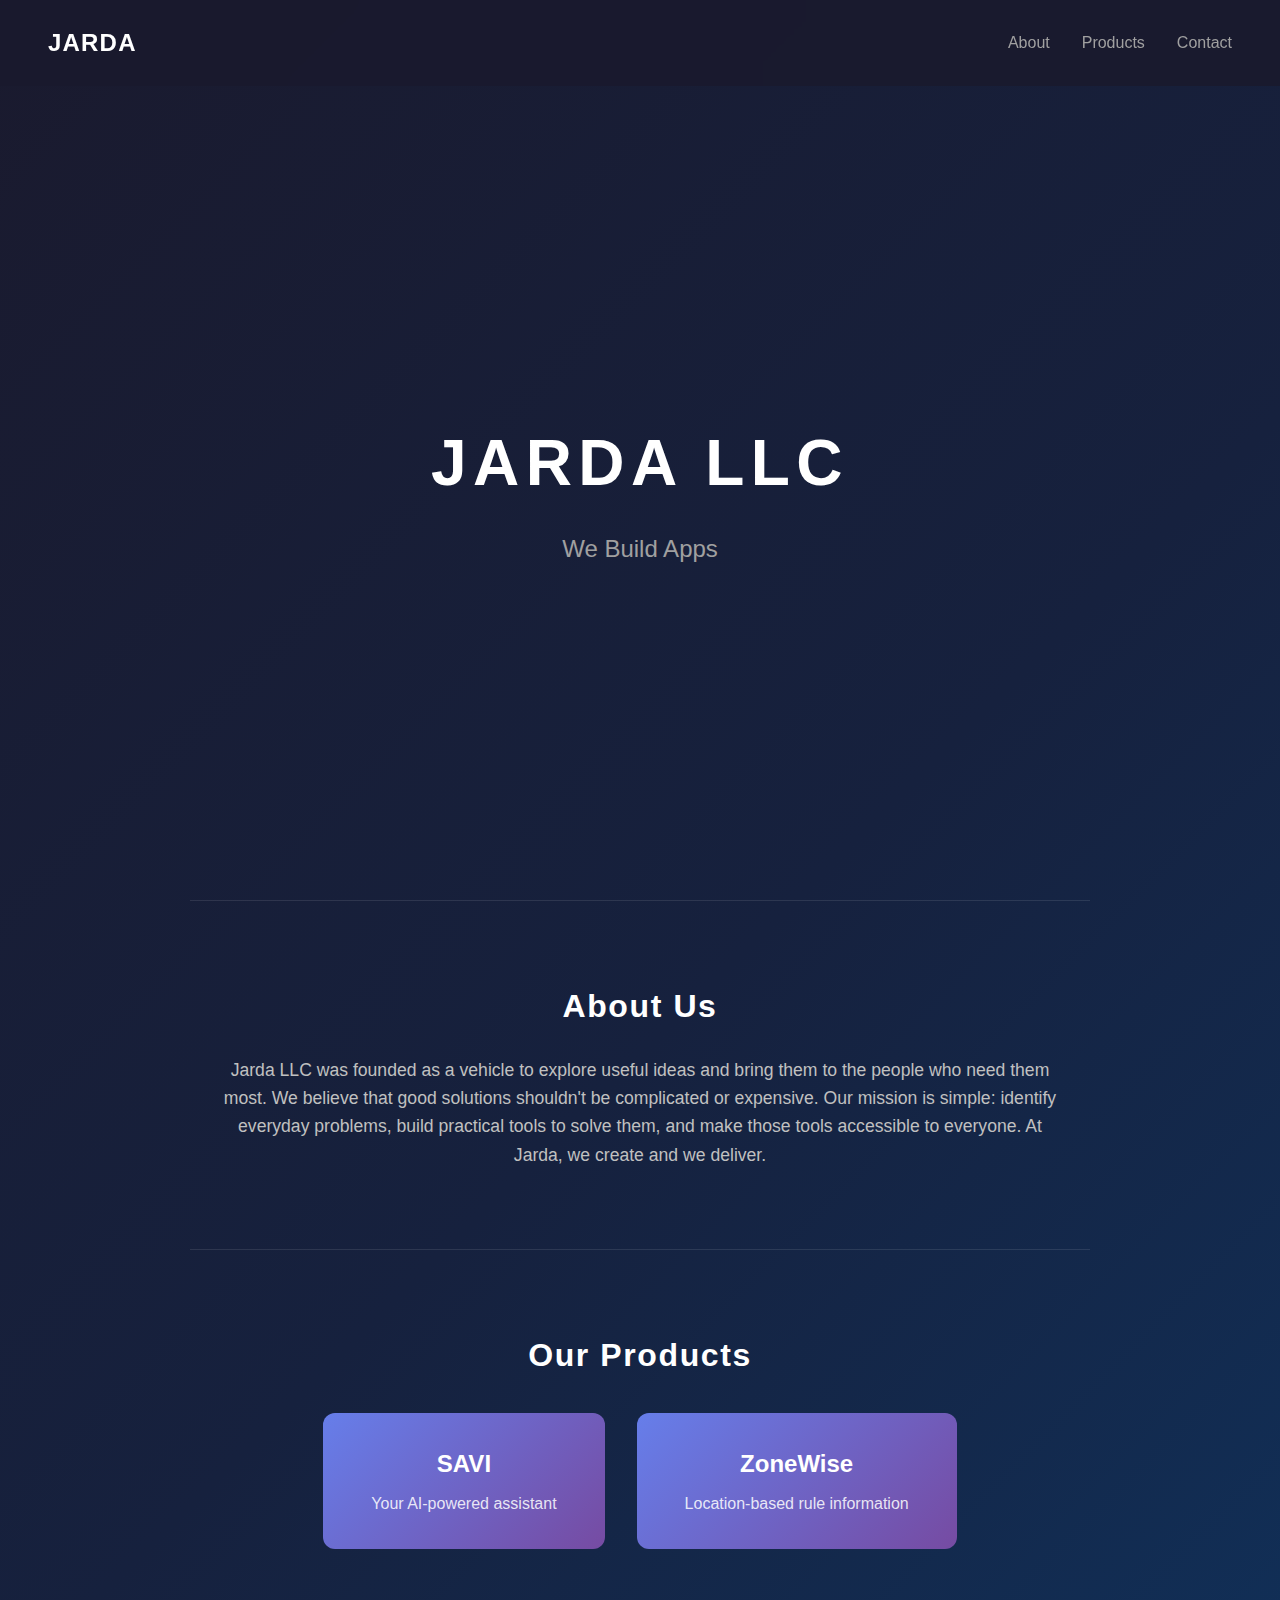
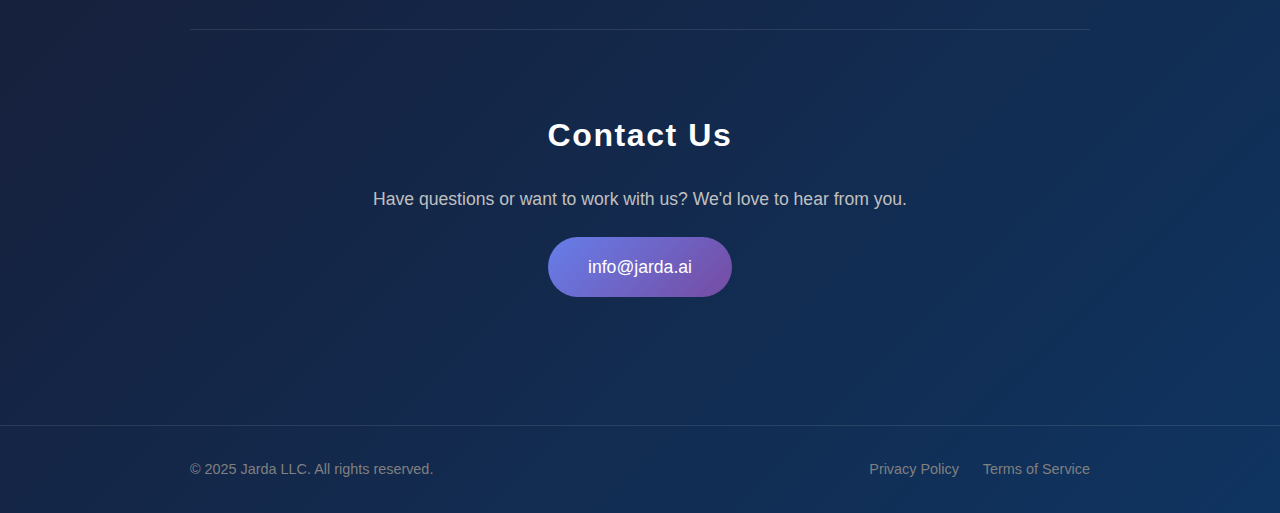
<file: index.html>
<!DOCTYPE html>
<html lang="en">
<head>
    <meta charset="UTF-8">
    <meta name="viewport" content="width=device-width, initial-scale=1.0">
    <title>Jarda LLC - We Build Apps</title>
    <link rel="stylesheet" href="styles.css">
</head>
<body>
    <nav>
        <div class="nav-brand">Jarda</div>
        <div class="nav-links">
            <a href="#about">About</a>
            <a href="#products">Products</a>
            <a href="#contact">Contact</a>
        </div>
    </nav>

    <main>
        <section class="hero">
            <h1>Jarda LLC</h1>
            <p class="tagline">We Build Apps</p>
        </section>

        <section id="about" class="about">
            <h2>About Us</h2>
            <p>Jarda LLC was founded as a vehicle to explore useful ideas and bring them to the people who need them most. We believe that good solutions shouldn't be complicated or expensive. Our mission is simple: identify everyday problems, build practical tools to solve them, and make those tools accessible to everyone. At Jarda, we create and we deliver.</p>
        </section>

        <section id="products" class="products">
            <h2>Our Products</h2>
            <div class="product-grid">
                <a href="https://myaiassistant.site" class="product-card" target="_blank" rel="noopener noreferrer">
                    <h3>SAVI</h3>
                    <p>Your AI-powered assistant</p>
                </a>
                <a href="https://zonewise.site" class="product-card" target="_blank" rel="noopener noreferrer">
                    <h3>ZoneWise</h3>
                    <p>Location-based rule information</p>
                </a>
            </div>
        </section>

        <section id="contact" class="contact">
            <h2>Contact Us</h2>
            <p>Have questions or want to work with us? We'd love to hear from you.</p>
            <a href="mailto:info@jarda.ai" class="contact-link">info@jarda.ai</a>
        </section>
    </main>

    <footer>
        <div class="footer-content">
            <p>&copy; 2025 Jarda LLC. All rights reserved.</p>
            <div class="footer-links">
                <a href="/privacy.html">Privacy Policy</a>
                <a href="/terms.html">Terms of Service</a>
            </div>
        </div>
    </footer>
</body>
</html>
</file>
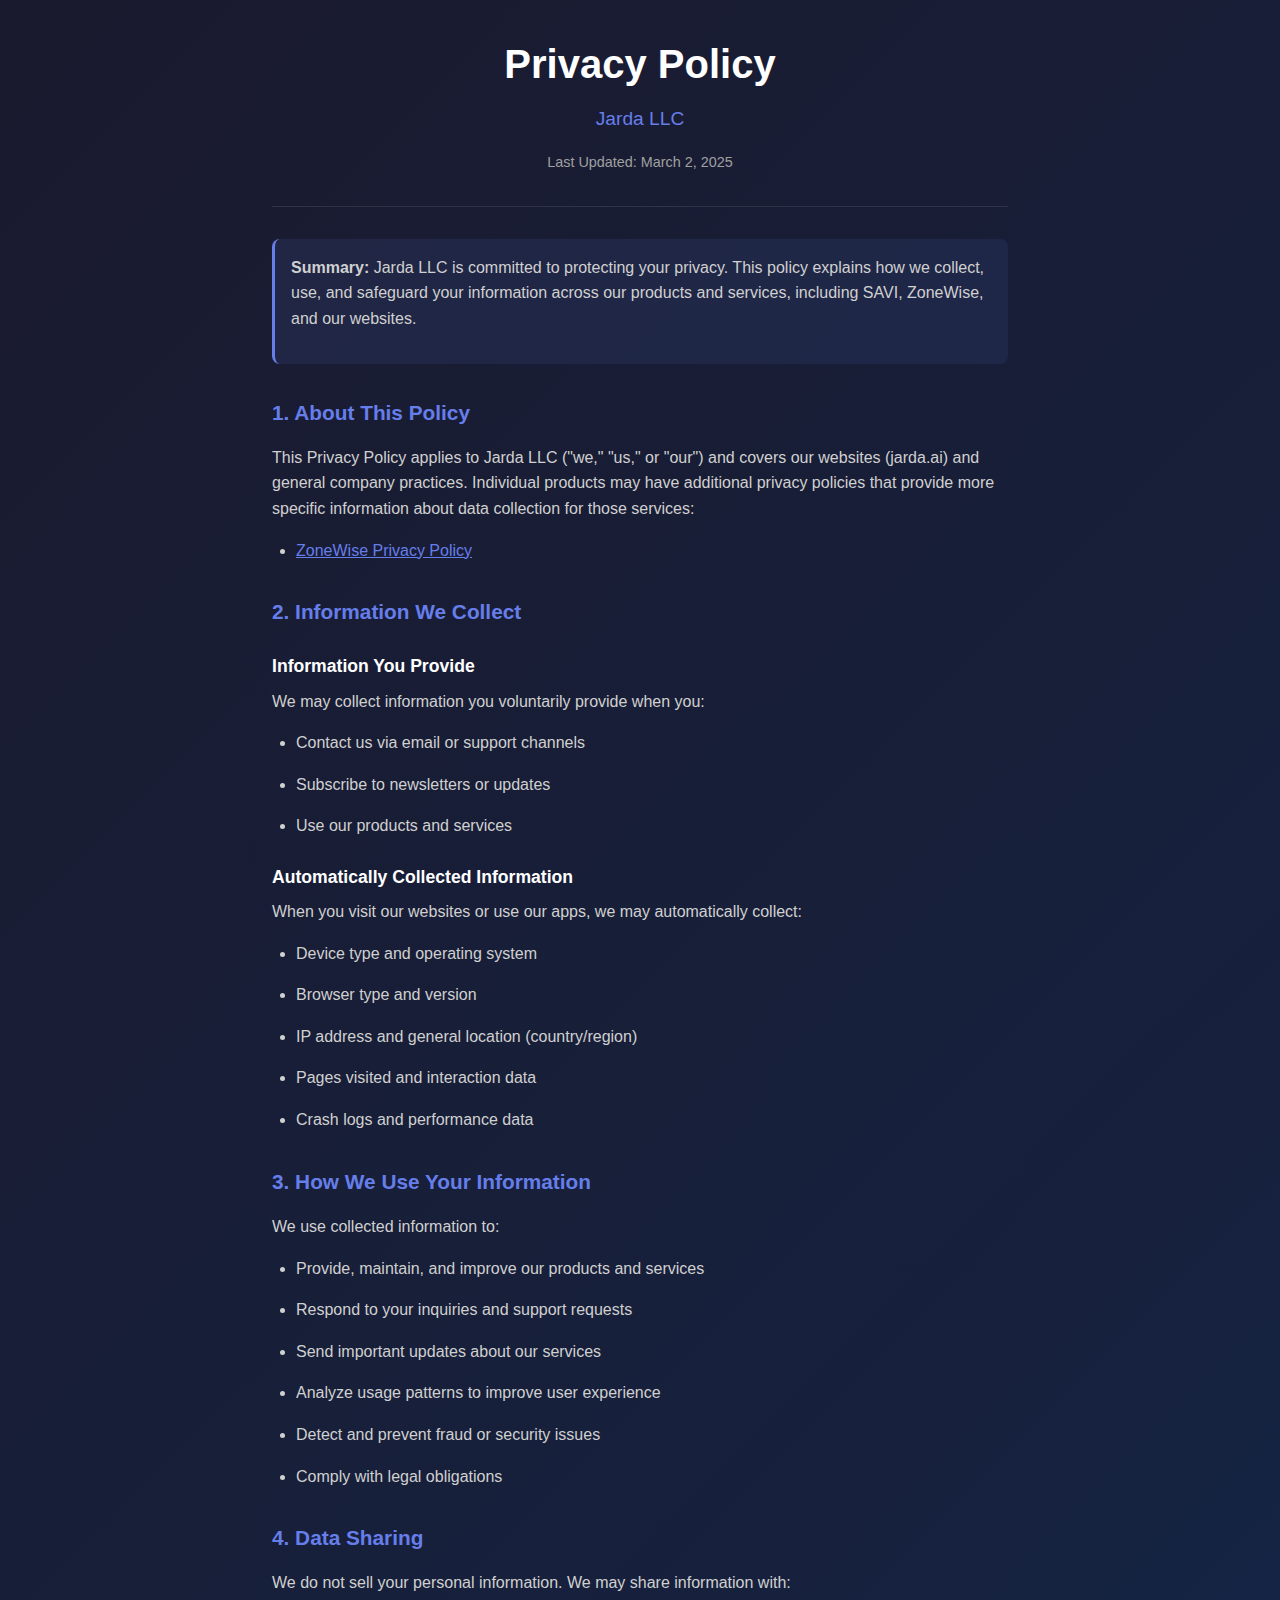
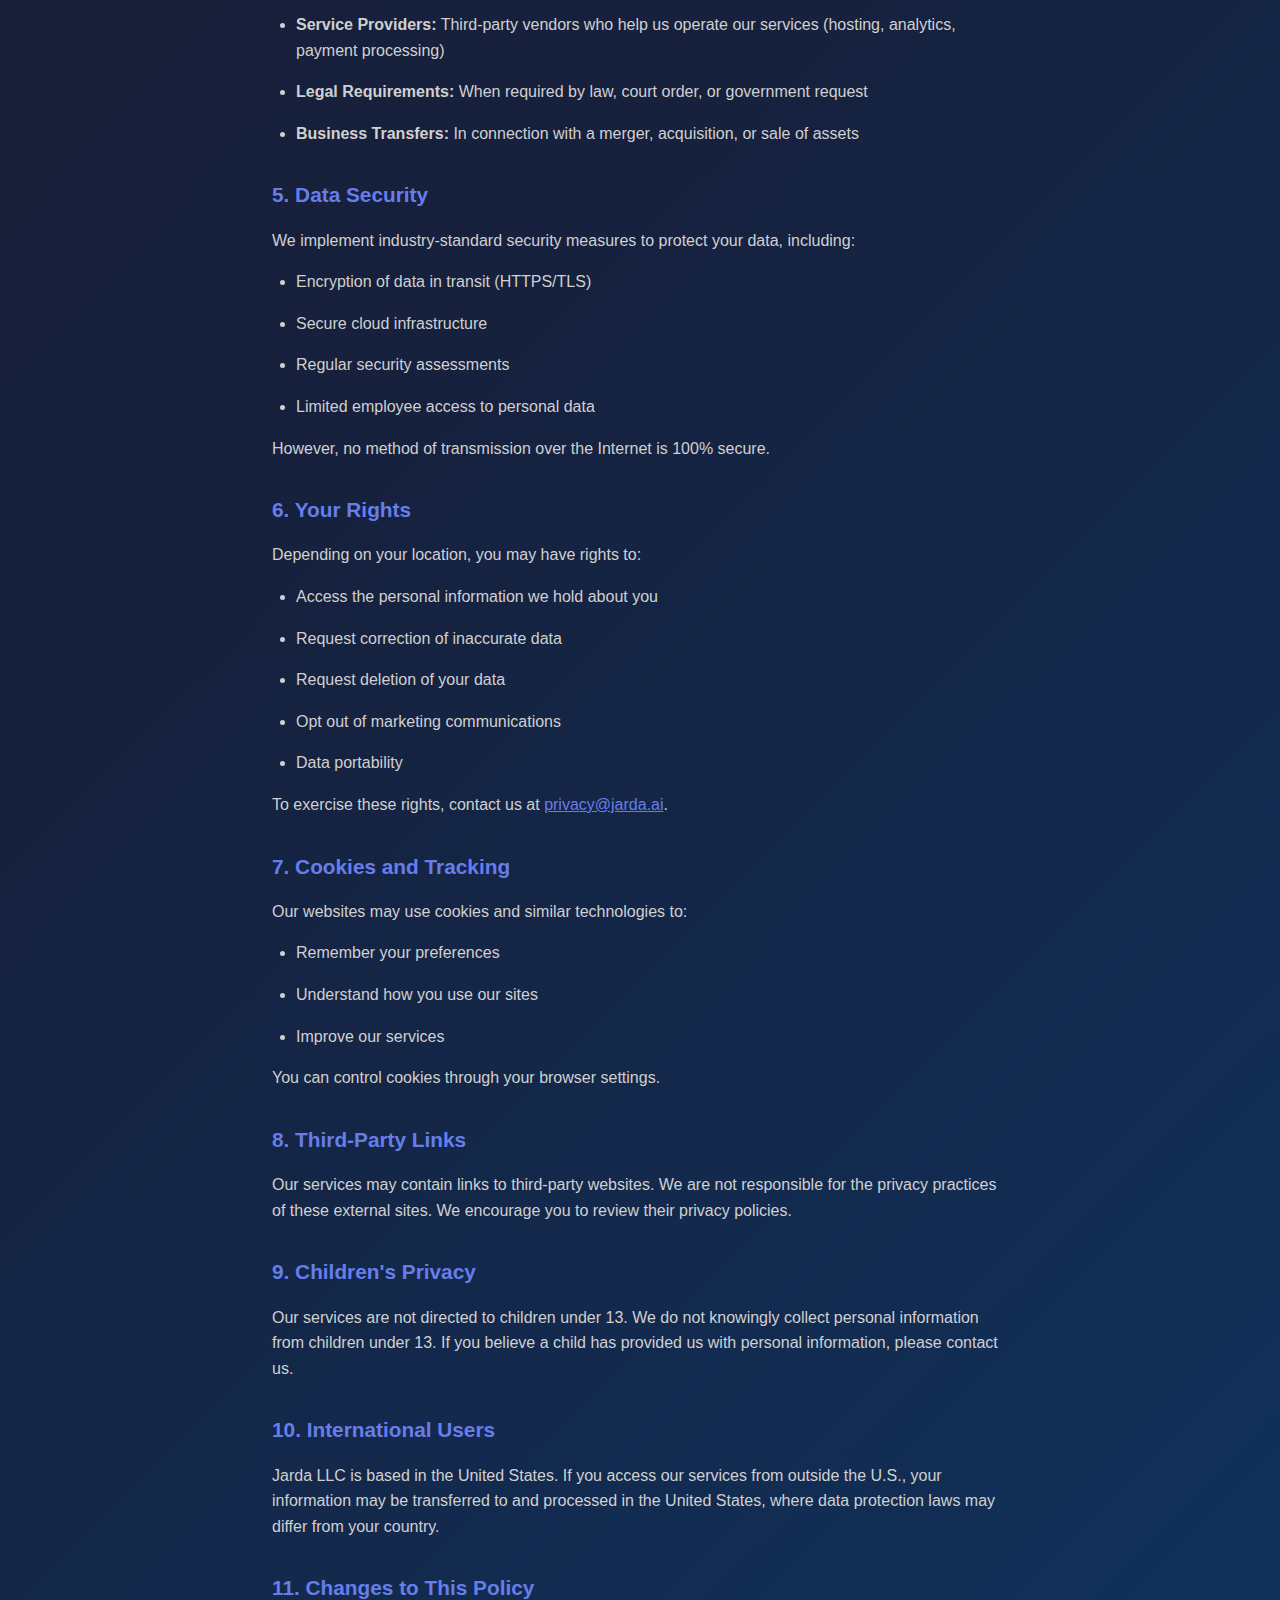
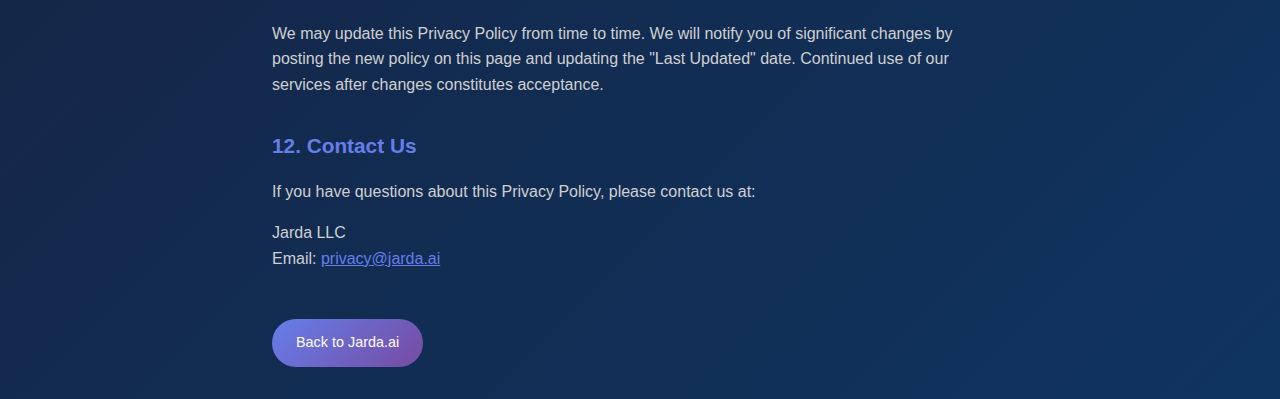
<file: privacy.html>
<!DOCTYPE html>
<html lang="en">
<head>
    <meta charset="UTF-8">
    <meta name="viewport" content="width=device-width, initial-scale=1.0">
    <title>Privacy Policy - Jarda LLC</title>
    <style>
        * {
            margin: 0;
            padding: 0;
            box-sizing: border-box;
        }
        body {
            font-family: -apple-system, BlinkMacSystemFont, 'Segoe UI', Roboto, Oxygen, Ubuntu, sans-serif;
            background: linear-gradient(135deg, #1a1a2e 0%, #16213e 50%, #0f3460 100%);
            min-height: 100vh;
            color: #ffffff;
            line-height: 1.6;
        }
        .container {
            max-width: 800px;
            margin: 0 auto;
            padding: 2rem;
        }
        header {
            text-align: center;
            margin-bottom: 2rem;
            padding-bottom: 1rem;
            border-bottom: 1px solid rgba(255,255,255,0.1);
        }
        h1 {
            font-size: 2.5rem;
            font-weight: 700;
            margin-bottom: 0.5rem;
        }
        .company-name {
            color: #667eea;
            font-size: 1.2rem;
        }
        .last-updated {
            color: #a0a0a0;
            font-size: 0.9rem;
        }
        h2 {
            font-size: 1.3rem;
            margin: 2rem 0 1rem 0;
            color: #667eea;
        }
        h3 {
            font-size: 1.1rem;
            margin: 1.5rem 0 0.5rem 0;
            color: #ffffff;
        }
        p, li {
            color: #d0d0d0;
            margin-bottom: 1rem;
        }
        ul {
            margin-left: 1.5rem;
            margin-bottom: 1rem;
        }
        a {
            color: #667eea;
        }
        .highlight {
            background: rgba(102, 126, 234, 0.1);
            padding: 1rem;
            border-radius: 8px;
            border-left: 3px solid #667eea;
            margin: 1rem 0;
        }
        .back-link {
            display: inline-block;
            margin-top: 2rem;
            padding: 0.75rem 1.5rem;
            background: linear-gradient(135deg, #667eea 0%, #764ba2 100%);
            color: #ffffff;
            text-decoration: none;
            border-radius: 50px;
            font-size: 0.9rem;
        }
        .back-link:hover {
            transform: translateY(-2px);
            box-shadow: 0 5px 20px rgba(102, 126, 234, 0.4);
        }
    </style>
</head>
<body>
    <div class="container">
        <header>
            <h1>Privacy Policy</h1>
            <p class="company-name">Jarda LLC</p>
            <p class="last-updated">Last Updated: March 2, 2025</p>
        </header>

        <main>
            <div class="highlight">
                <p><strong>Summary:</strong> Jarda LLC is committed to protecting your privacy. This policy explains how we collect, use, and safeguard your information across our products and services, including SAVI, ZoneWise, and our websites.</p>
            </div>

            <h2>1. About This Policy</h2>
            <p>This Privacy Policy applies to Jarda LLC ("we," "us," or "our") and covers our websites (jarda.ai) and general company practices. Individual products may have additional privacy policies that provide more specific information about data collection for those services:</p>
            <ul>
                <li><a href="/zonewise/privacy.html">ZoneWise Privacy Policy</a></li>
            </ul>

            <h2>2. Information We Collect</h2>

            <h3>Information You Provide</h3>
            <p>We may collect information you voluntarily provide when you:</p>
            <ul>
                <li>Contact us via email or support channels</li>
                <li>Subscribe to newsletters or updates</li>
                <li>Use our products and services</li>
            </ul>

            <h3>Automatically Collected Information</h3>
            <p>When you visit our websites or use our apps, we may automatically collect:</p>
            <ul>
                <li>Device type and operating system</li>
                <li>Browser type and version</li>
                <li>IP address and general location (country/region)</li>
                <li>Pages visited and interaction data</li>
                <li>Crash logs and performance data</li>
            </ul>

            <h2>3. How We Use Your Information</h2>
            <p>We use collected information to:</p>
            <ul>
                <li>Provide, maintain, and improve our products and services</li>
                <li>Respond to your inquiries and support requests</li>
                <li>Send important updates about our services</li>
                <li>Analyze usage patterns to improve user experience</li>
                <li>Detect and prevent fraud or security issues</li>
                <li>Comply with legal obligations</li>
            </ul>

            <h2>4. Data Sharing</h2>
            <p>We do not sell your personal information. We may share information with:</p>
            <ul>
                <li><strong>Service Providers:</strong> Third-party vendors who help us operate our services (hosting, analytics, payment processing)</li>
                <li><strong>Legal Requirements:</strong> When required by law, court order, or government request</li>
                <li><strong>Business Transfers:</strong> In connection with a merger, acquisition, or sale of assets</li>
            </ul>

            <h2>5. Data Security</h2>
            <p>We implement industry-standard security measures to protect your data, including:</p>
            <ul>
                <li>Encryption of data in transit (HTTPS/TLS)</li>
                <li>Secure cloud infrastructure</li>
                <li>Regular security assessments</li>
                <li>Limited employee access to personal data</li>
            </ul>
            <p>However, no method of transmission over the Internet is 100% secure.</p>

            <h2>6. Your Rights</h2>
            <p>Depending on your location, you may have rights to:</p>
            <ul>
                <li>Access the personal information we hold about you</li>
                <li>Request correction of inaccurate data</li>
                <li>Request deletion of your data</li>
                <li>Opt out of marketing communications</li>
                <li>Data portability</li>
            </ul>
            <p>To exercise these rights, contact us at <a href="mailto:privacy@jarda.ai">privacy@jarda.ai</a>.</p>

            <h2>7. Cookies and Tracking</h2>
            <p>Our websites may use cookies and similar technologies to:</p>
            <ul>
                <li>Remember your preferences</li>
                <li>Understand how you use our sites</li>
                <li>Improve our services</li>
            </ul>
            <p>You can control cookies through your browser settings.</p>

            <h2>8. Third-Party Links</h2>
            <p>Our services may contain links to third-party websites. We are not responsible for the privacy practices of these external sites. We encourage you to review their privacy policies.</p>

            <h2>9. Children's Privacy</h2>
            <p>Our services are not directed to children under 13. We do not knowingly collect personal information from children under 13. If you believe a child has provided us with personal information, please contact us.</p>

            <h2>10. International Users</h2>
            <p>Jarda LLC is based in the United States. If you access our services from outside the U.S., your information may be transferred to and processed in the United States, where data protection laws may differ from your country.</p>

            <h2>11. Changes to This Policy</h2>
            <p>We may update this Privacy Policy from time to time. We will notify you of significant changes by posting the new policy on this page and updating the "Last Updated" date. Continued use of our services after changes constitutes acceptance.</p>

            <h2>12. Contact Us</h2>
            <p>If you have questions about this Privacy Policy, please contact us at:</p>
            <p>Jarda LLC<br>
            Email: <a href="mailto:privacy@jarda.ai">privacy@jarda.ai</a></p>

            <a href="/" class="back-link">Back to Jarda.ai</a>
        </main>
    </div>
</body>
</html>
</file>
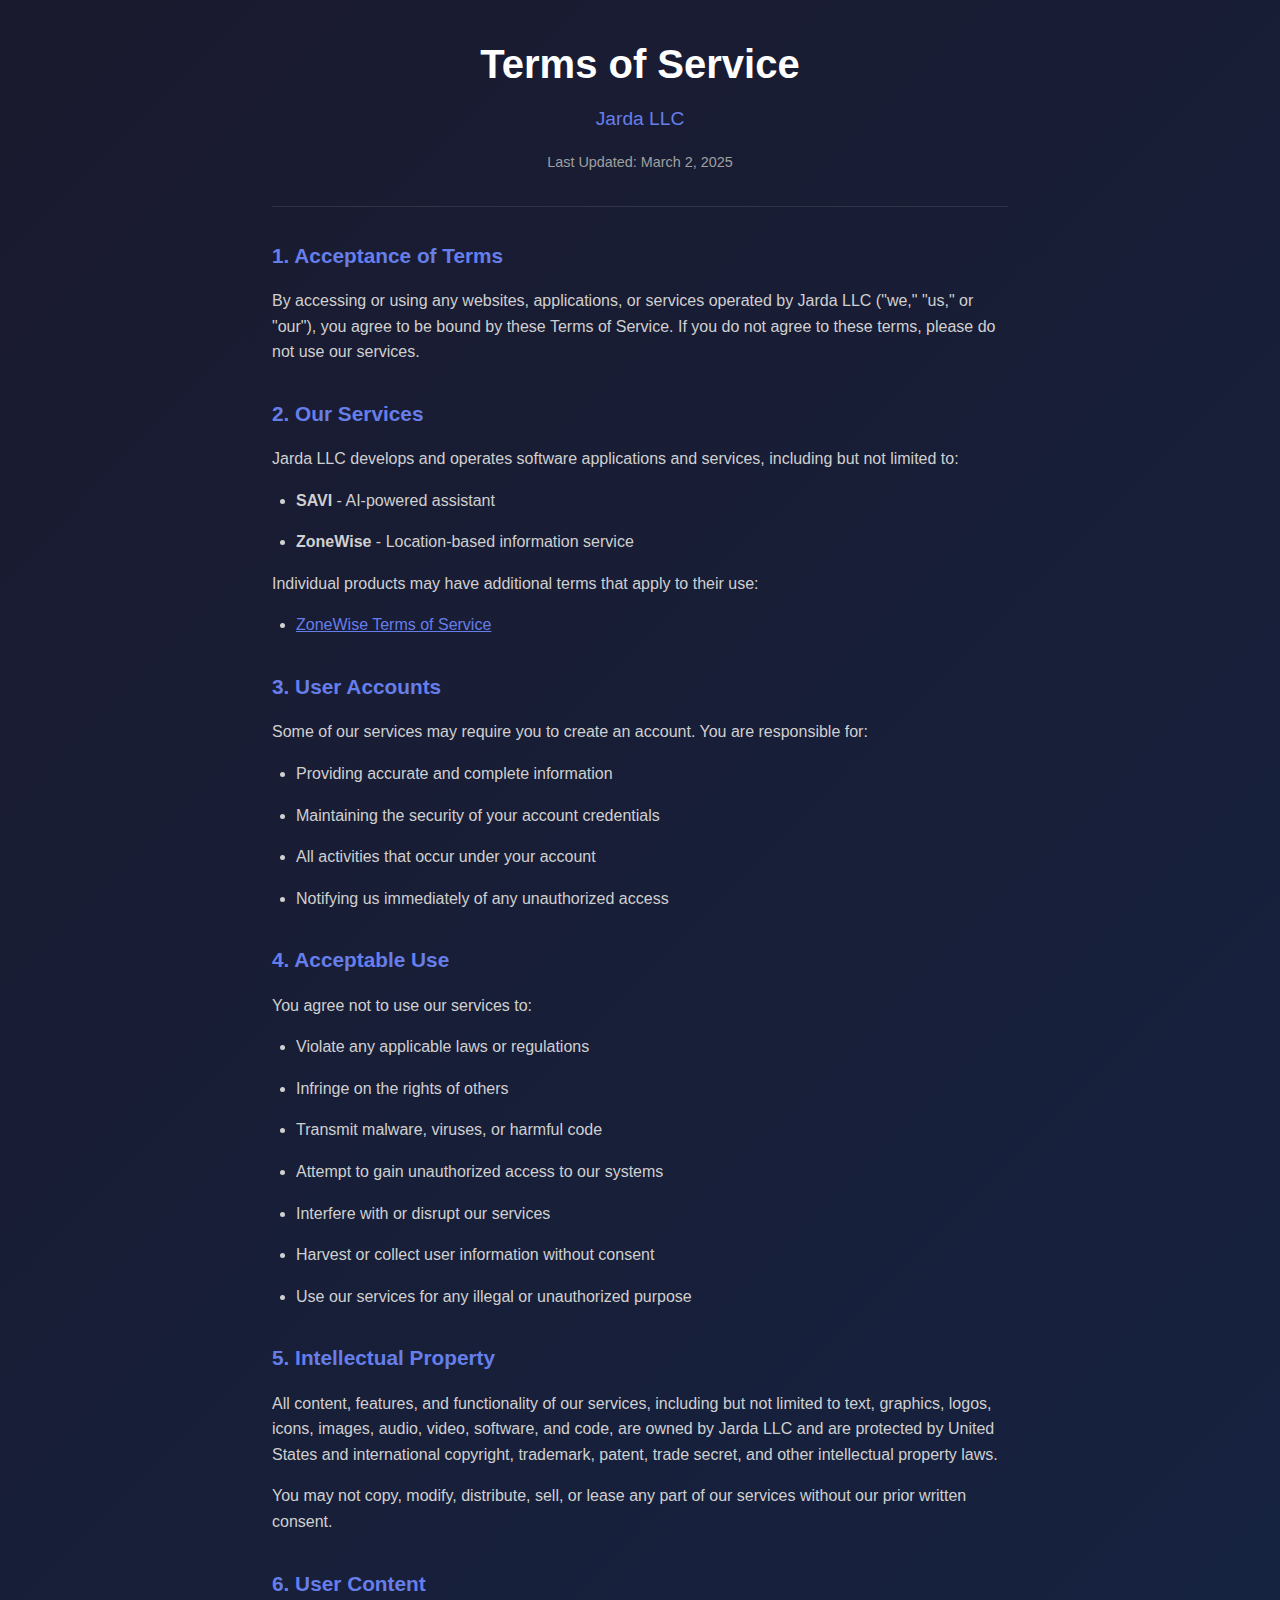
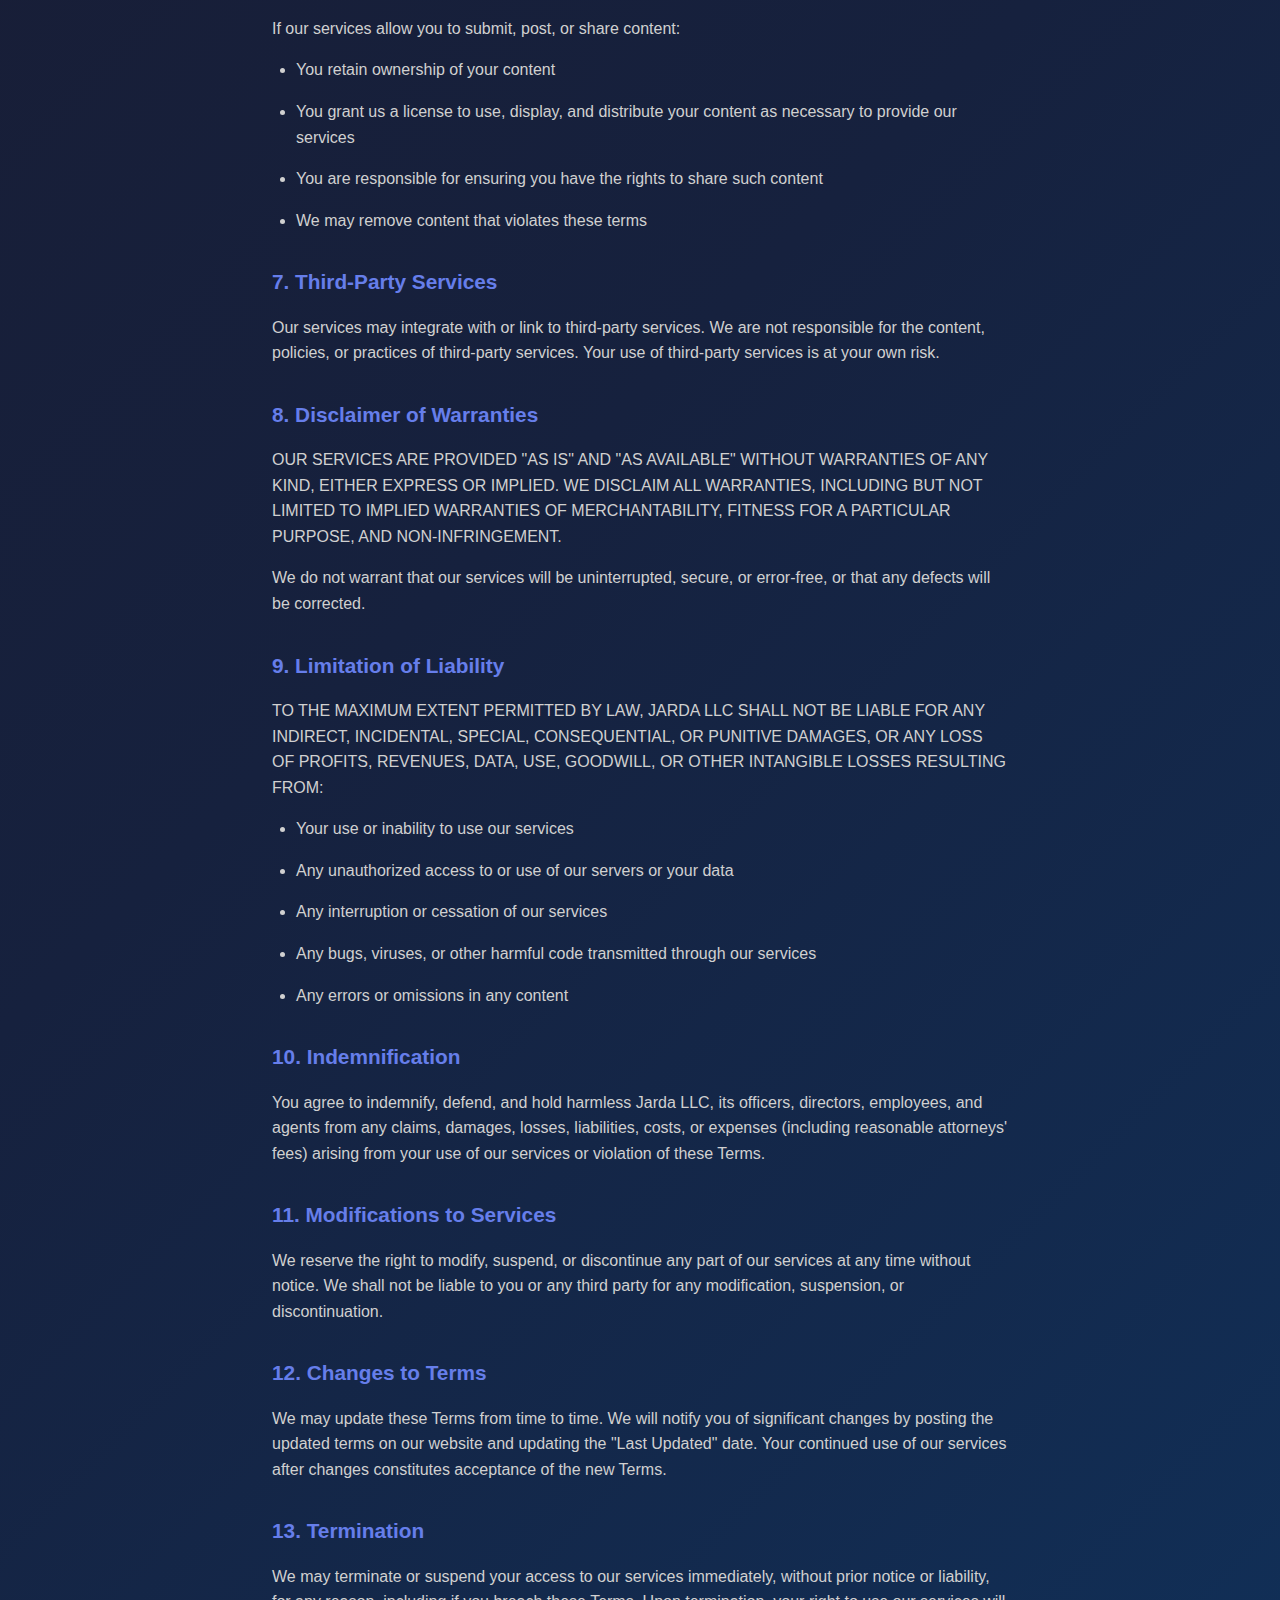
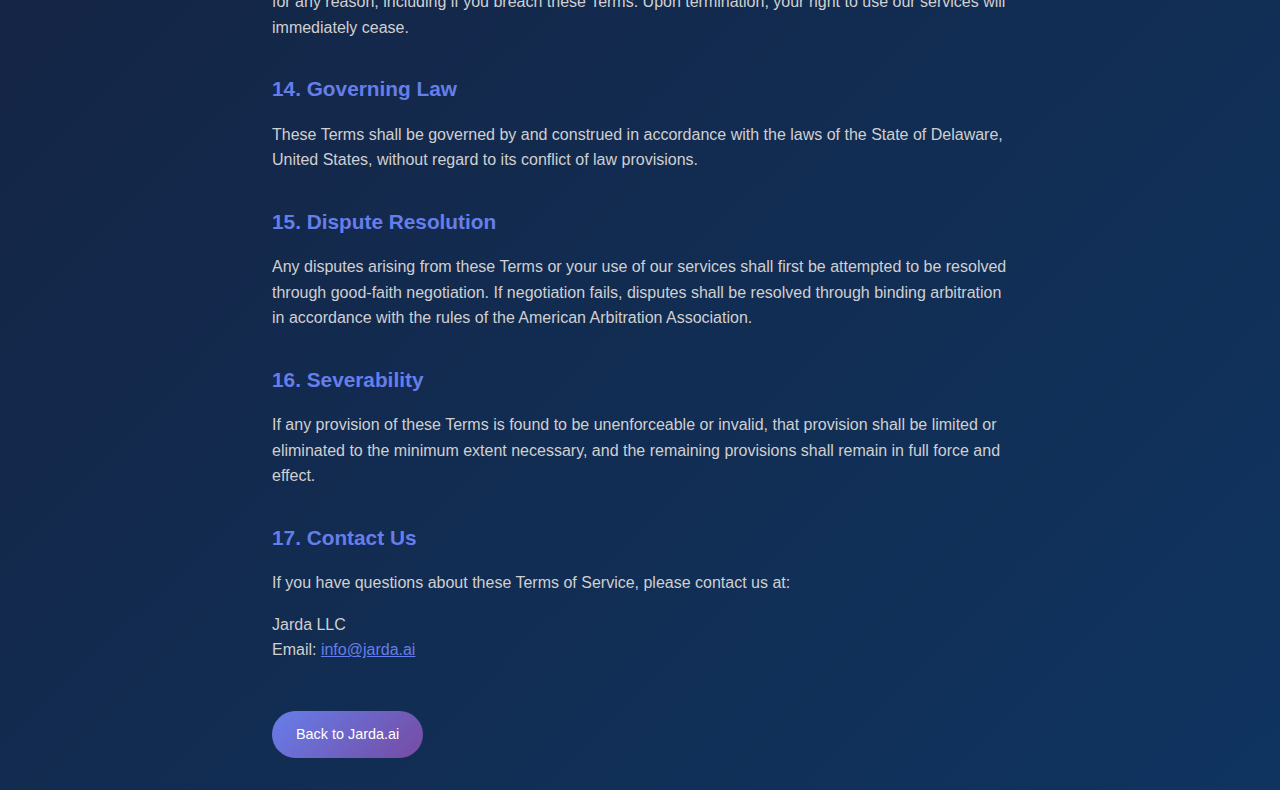
<file: terms.html>
<!DOCTYPE html>
<html lang="en">
<head>
    <meta charset="UTF-8">
    <meta name="viewport" content="width=device-width, initial-scale=1.0">
    <title>Terms of Service - Jarda LLC</title>
    <style>
        * {
            margin: 0;
            padding: 0;
            box-sizing: border-box;
        }
        body {
            font-family: -apple-system, BlinkMacSystemFont, 'Segoe UI', Roboto, Oxygen, Ubuntu, sans-serif;
            background: linear-gradient(135deg, #1a1a2e 0%, #16213e 50%, #0f3460 100%);
            min-height: 100vh;
            color: #ffffff;
            line-height: 1.6;
        }
        .container {
            max-width: 800px;
            margin: 0 auto;
            padding: 2rem;
        }
        header {
            text-align: center;
            margin-bottom: 2rem;
            padding-bottom: 1rem;
            border-bottom: 1px solid rgba(255,255,255,0.1);
        }
        h1 {
            font-size: 2.5rem;
            font-weight: 700;
            margin-bottom: 0.5rem;
        }
        .company-name {
            color: #667eea;
            font-size: 1.2rem;
        }
        .last-updated {
            color: #a0a0a0;
            font-size: 0.9rem;
        }
        h2 {
            font-size: 1.3rem;
            margin: 2rem 0 1rem 0;
            color: #667eea;
        }
        p, li {
            color: #d0d0d0;
            margin-bottom: 1rem;
        }
        ul {
            margin-left: 1.5rem;
            margin-bottom: 1rem;
        }
        a {
            color: #667eea;
        }
        .back-link {
            display: inline-block;
            margin-top: 2rem;
            padding: 0.75rem 1.5rem;
            background: linear-gradient(135deg, #667eea 0%, #764ba2 100%);
            color: #ffffff;
            text-decoration: none;
            border-radius: 50px;
            font-size: 0.9rem;
        }
        .back-link:hover {
            transform: translateY(-2px);
            box-shadow: 0 5px 20px rgba(102, 126, 234, 0.4);
        }
    </style>
</head>
<body>
    <div class="container">
        <header>
            <h1>Terms of Service</h1>
            <p class="company-name">Jarda LLC</p>
            <p class="last-updated">Last Updated: March 2, 2025</p>
        </header>

        <main>
            <h2>1. Acceptance of Terms</h2>
            <p>By accessing or using any websites, applications, or services operated by Jarda LLC ("we," "us," or "our"), you agree to be bound by these Terms of Service. If you do not agree to these terms, please do not use our services.</p>

            <h2>2. Our Services</h2>
            <p>Jarda LLC develops and operates software applications and services, including but not limited to:</p>
            <ul>
                <li><strong>SAVI</strong> - AI-powered assistant</li>
                <li><strong>ZoneWise</strong> - Location-based information service</li>
            </ul>
            <p>Individual products may have additional terms that apply to their use:</p>
            <ul>
                <li><a href="/zonewise/terms.html">ZoneWise Terms of Service</a></li>
            </ul>

            <h2>3. User Accounts</h2>
            <p>Some of our services may require you to create an account. You are responsible for:</p>
            <ul>
                <li>Providing accurate and complete information</li>
                <li>Maintaining the security of your account credentials</li>
                <li>All activities that occur under your account</li>
                <li>Notifying us immediately of any unauthorized access</li>
            </ul>

            <h2>4. Acceptable Use</h2>
            <p>You agree not to use our services to:</p>
            <ul>
                <li>Violate any applicable laws or regulations</li>
                <li>Infringe on the rights of others</li>
                <li>Transmit malware, viruses, or harmful code</li>
                <li>Attempt to gain unauthorized access to our systems</li>
                <li>Interfere with or disrupt our services</li>
                <li>Harvest or collect user information without consent</li>
                <li>Use our services for any illegal or unauthorized purpose</li>
            </ul>

            <h2>5. Intellectual Property</h2>
            <p>All content, features, and functionality of our services, including but not limited to text, graphics, logos, icons, images, audio, video, software, and code, are owned by Jarda LLC and are protected by United States and international copyright, trademark, patent, trade secret, and other intellectual property laws.</p>
            <p>You may not copy, modify, distribute, sell, or lease any part of our services without our prior written consent.</p>

            <h2>6. User Content</h2>
            <p>If our services allow you to submit, post, or share content:</p>
            <ul>
                <li>You retain ownership of your content</li>
                <li>You grant us a license to use, display, and distribute your content as necessary to provide our services</li>
                <li>You are responsible for ensuring you have the rights to share such content</li>
                <li>We may remove content that violates these terms</li>
            </ul>

            <h2>7. Third-Party Services</h2>
            <p>Our services may integrate with or link to third-party services. We are not responsible for the content, policies, or practices of third-party services. Your use of third-party services is at your own risk.</p>

            <h2>8. Disclaimer of Warranties</h2>
            <p>OUR SERVICES ARE PROVIDED "AS IS" AND "AS AVAILABLE" WITHOUT WARRANTIES OF ANY KIND, EITHER EXPRESS OR IMPLIED. WE DISCLAIM ALL WARRANTIES, INCLUDING BUT NOT LIMITED TO IMPLIED WARRANTIES OF MERCHANTABILITY, FITNESS FOR A PARTICULAR PURPOSE, AND NON-INFRINGEMENT.</p>
            <p>We do not warrant that our services will be uninterrupted, secure, or error-free, or that any defects will be corrected.</p>

            <h2>9. Limitation of Liability</h2>
            <p>TO THE MAXIMUM EXTENT PERMITTED BY LAW, JARDA LLC SHALL NOT BE LIABLE FOR ANY INDIRECT, INCIDENTAL, SPECIAL, CONSEQUENTIAL, OR PUNITIVE DAMAGES, OR ANY LOSS OF PROFITS, REVENUES, DATA, USE, GOODWILL, OR OTHER INTANGIBLE LOSSES RESULTING FROM:</p>
            <ul>
                <li>Your use or inability to use our services</li>
                <li>Any unauthorized access to or use of our servers or your data</li>
                <li>Any interruption or cessation of our services</li>
                <li>Any bugs, viruses, or other harmful code transmitted through our services</li>
                <li>Any errors or omissions in any content</li>
            </ul>

            <h2>10. Indemnification</h2>
            <p>You agree to indemnify, defend, and hold harmless Jarda LLC, its officers, directors, employees, and agents from any claims, damages, losses, liabilities, costs, or expenses (including reasonable attorneys' fees) arising from your use of our services or violation of these Terms.</p>

            <h2>11. Modifications to Services</h2>
            <p>We reserve the right to modify, suspend, or discontinue any part of our services at any time without notice. We shall not be liable to you or any third party for any modification, suspension, or discontinuation.</p>

            <h2>12. Changes to Terms</h2>
            <p>We may update these Terms from time to time. We will notify you of significant changes by posting the updated terms on our website and updating the "Last Updated" date. Your continued use of our services after changes constitutes acceptance of the new Terms.</p>

            <h2>13. Termination</h2>
            <p>We may terminate or suspend your access to our services immediately, without prior notice or liability, for any reason, including if you breach these Terms. Upon termination, your right to use our services will immediately cease.</p>

            <h2>14. Governing Law</h2>
            <p>These Terms shall be governed by and construed in accordance with the laws of the State of Delaware, United States, without regard to its conflict of law provisions.</p>

            <h2>15. Dispute Resolution</h2>
            <p>Any disputes arising from these Terms or your use of our services shall first be attempted to be resolved through good-faith negotiation. If negotiation fails, disputes shall be resolved through binding arbitration in accordance with the rules of the American Arbitration Association.</p>

            <h2>16. Severability</h2>
            <p>If any provision of these Terms is found to be unenforceable or invalid, that provision shall be limited or eliminated to the minimum extent necessary, and the remaining provisions shall remain in full force and effect.</p>

            <h2>17. Contact Us</h2>
            <p>If you have questions about these Terms of Service, please contact us at:</p>
            <p>Jarda LLC<br>
            Email: <a href="mailto:info@jarda.ai">info@jarda.ai</a></p>

            <a href="/" class="back-link">Back to Jarda.ai</a>
        </main>
    </div>
</body>
</html>
</file>
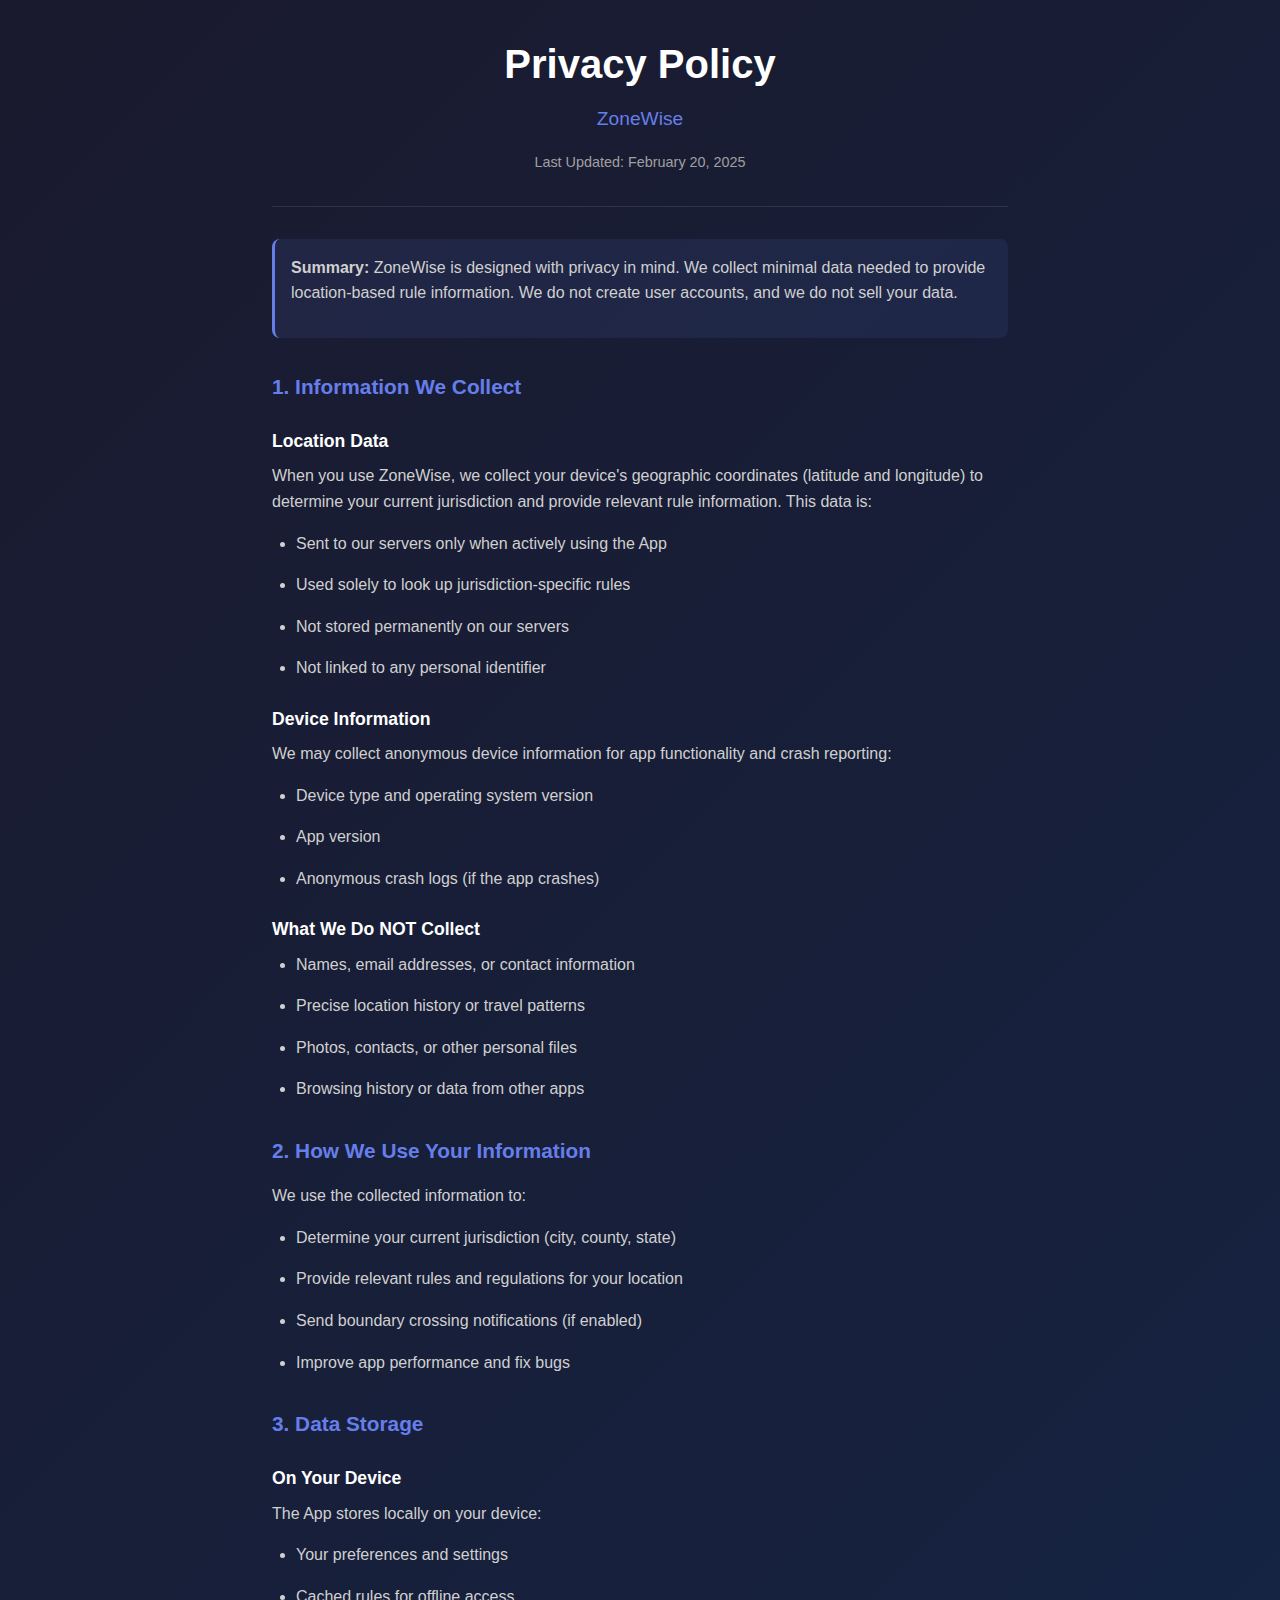
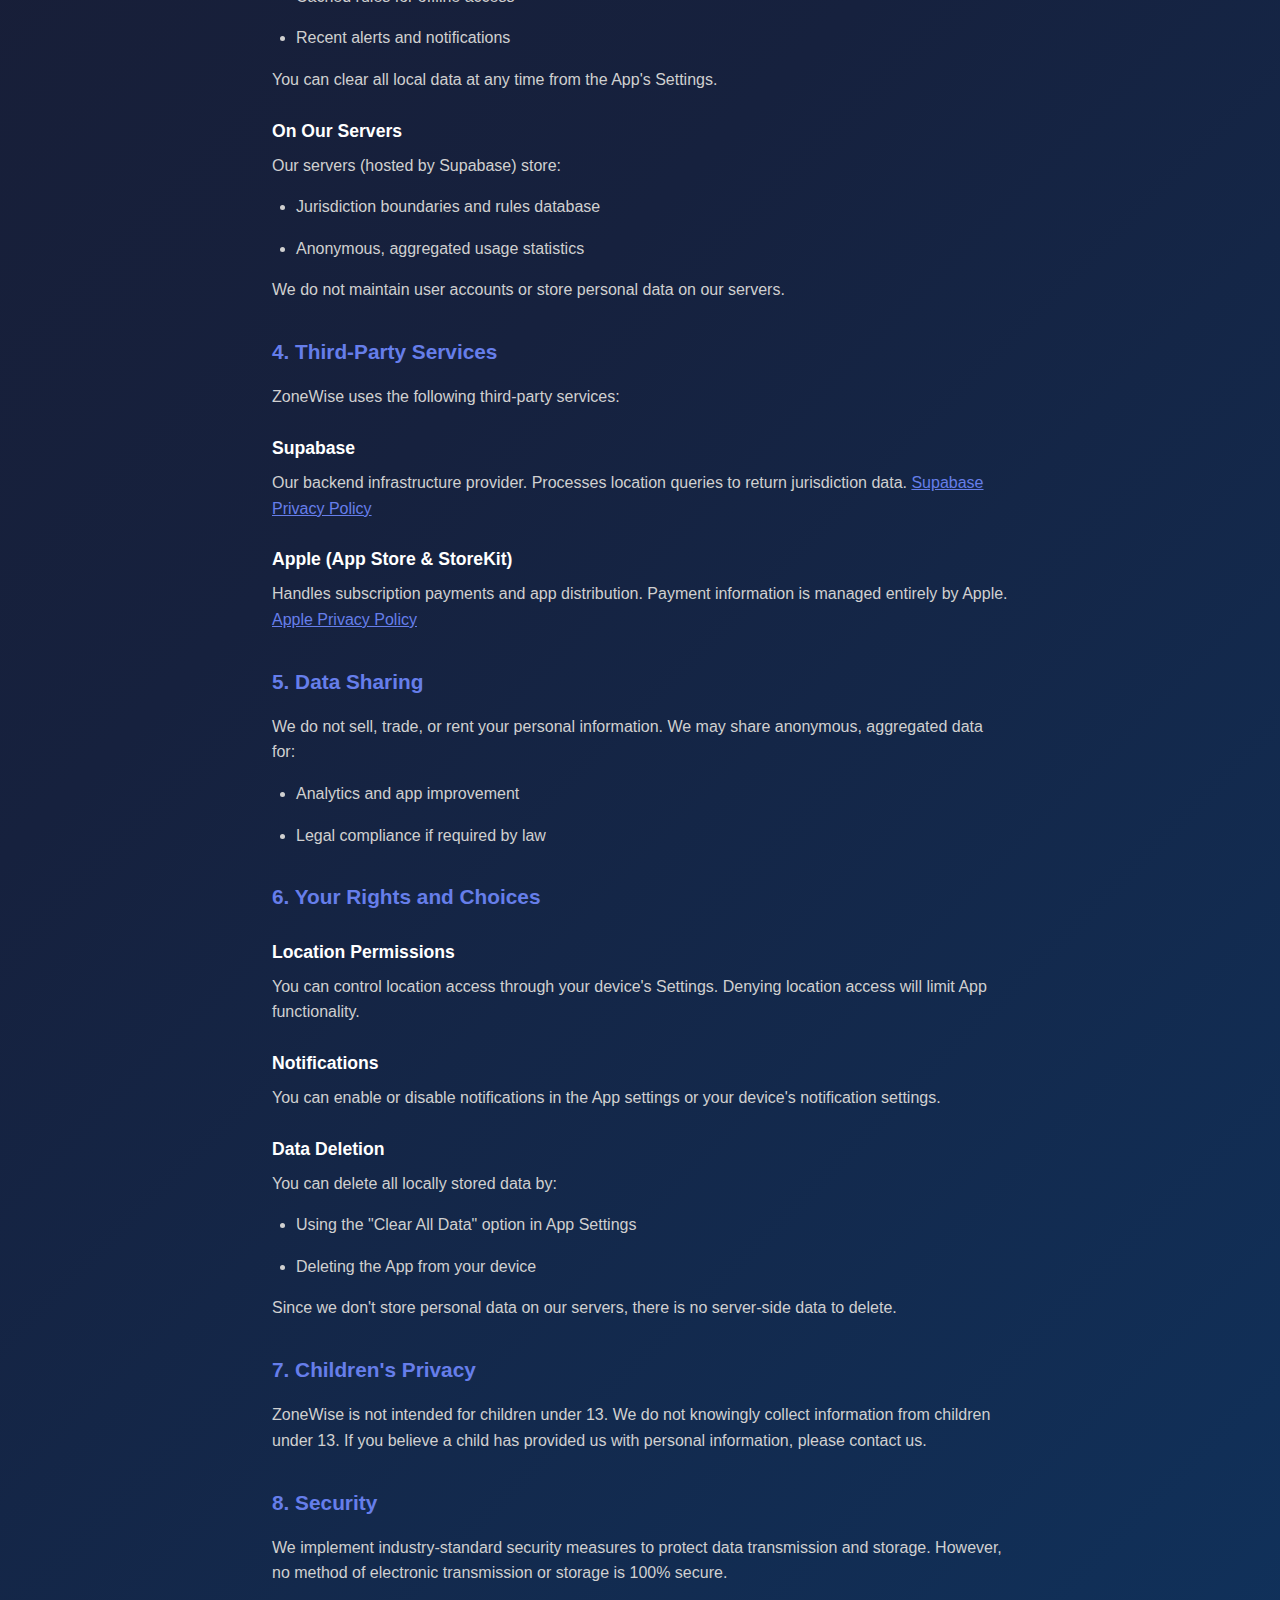
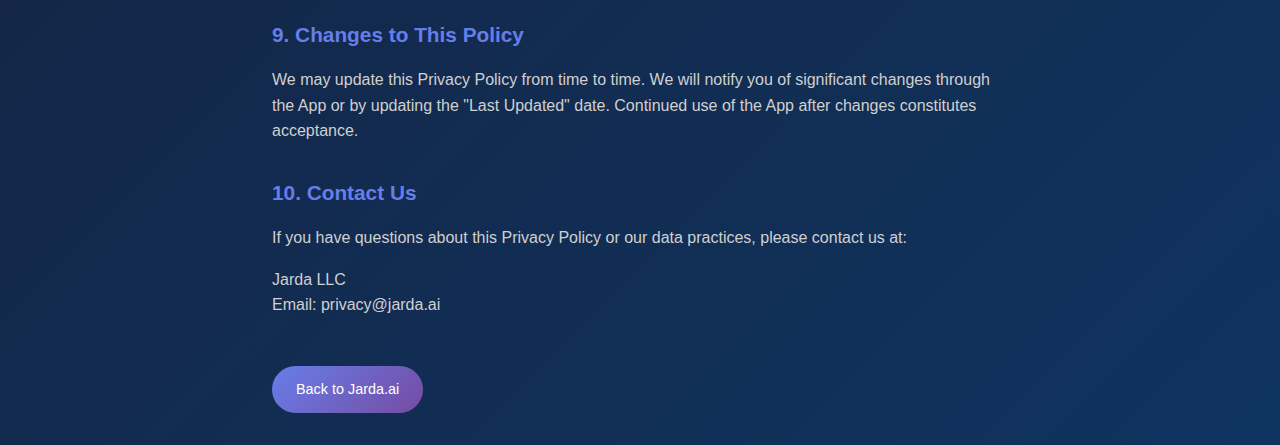
<file: zonewise/privacy.html>
<!DOCTYPE html>
<html lang="en">
<head>
    <meta charset="UTF-8">
    <meta name="viewport" content="width=device-width, initial-scale=1.0">
    <title>Privacy Policy - ZoneWise</title>
    <style>
        * {
            margin: 0;
            padding: 0;
            box-sizing: border-box;
        }
        body {
            font-family: -apple-system, BlinkMacSystemFont, 'Segoe UI', Roboto, Oxygen, Ubuntu, sans-serif;
            background: linear-gradient(135deg, #1a1a2e 0%, #16213e 50%, #0f3460 100%);
            min-height: 100vh;
            color: #ffffff;
            line-height: 1.6;
        }
        .container {
            max-width: 800px;
            margin: 0 auto;
            padding: 2rem;
        }
        header {
            text-align: center;
            margin-bottom: 2rem;
            padding-bottom: 1rem;
            border-bottom: 1px solid rgba(255,255,255,0.1);
        }
        h1 {
            font-size: 2.5rem;
            font-weight: 700;
            margin-bottom: 0.5rem;
        }
        .app-name {
            color: #667eea;
            font-size: 1.2rem;
        }
        .last-updated {
            color: #a0a0a0;
            font-size: 0.9rem;
        }
        h2 {
            font-size: 1.3rem;
            margin: 2rem 0 1rem 0;
            color: #667eea;
        }
        h3 {
            font-size: 1.1rem;
            margin: 1.5rem 0 0.5rem 0;
            color: #ffffff;
        }
        p, li {
            color: #d0d0d0;
            margin-bottom: 1rem;
        }
        ul {
            margin-left: 1.5rem;
            margin-bottom: 1rem;
        }
        a {
            color: #667eea;
        }
        .highlight {
            background: rgba(102, 126, 234, 0.1);
            padding: 1rem;
            border-radius: 8px;
            border-left: 3px solid #667eea;
            margin: 1rem 0;
        }
        .back-link {
            display: inline-block;
            margin-top: 2rem;
            padding: 0.75rem 1.5rem;
            background: linear-gradient(135deg, #667eea 0%, #764ba2 100%);
            color: #ffffff;
            text-decoration: none;
            border-radius: 50px;
            font-size: 0.9rem;
        }
        .back-link:hover {
            transform: translateY(-2px);
            box-shadow: 0 5px 20px rgba(102, 126, 234, 0.4);
        }
    </style>
</head>
<body>
    <div class="container">
        <header>
            <h1>Privacy Policy</h1>
            <p class="app-name">ZoneWise</p>
            <p class="last-updated">Last Updated: February 20, 2025</p>
        </header>

        <main>
            <div class="highlight">
                <p><strong>Summary:</strong> ZoneWise is designed with privacy in mind. We collect minimal data needed to provide location-based rule information. We do not create user accounts, and we do not sell your data.</p>
            </div>

            <h2>1. Information We Collect</h2>

            <h3>Location Data</h3>
            <p>When you use ZoneWise, we collect your device's geographic coordinates (latitude and longitude) to determine your current jurisdiction and provide relevant rule information. This data is:</p>
            <ul>
                <li>Sent to our servers only when actively using the App</li>
                <li>Used solely to look up jurisdiction-specific rules</li>
                <li>Not stored permanently on our servers</li>
                <li>Not linked to any personal identifier</li>
            </ul>

            <h3>Device Information</h3>
            <p>We may collect anonymous device information for app functionality and crash reporting:</p>
            <ul>
                <li>Device type and operating system version</li>
                <li>App version</li>
                <li>Anonymous crash logs (if the app crashes)</li>
            </ul>

            <h3>What We Do NOT Collect</h3>
            <ul>
                <li>Names, email addresses, or contact information</li>
                <li>Precise location history or travel patterns</li>
                <li>Photos, contacts, or other personal files</li>
                <li>Browsing history or data from other apps</li>
            </ul>

            <h2>2. How We Use Your Information</h2>
            <p>We use the collected information to:</p>
            <ul>
                <li>Determine your current jurisdiction (city, county, state)</li>
                <li>Provide relevant rules and regulations for your location</li>
                <li>Send boundary crossing notifications (if enabled)</li>
                <li>Improve app performance and fix bugs</li>
            </ul>

            <h2>3. Data Storage</h2>

            <h3>On Your Device</h3>
            <p>The App stores locally on your device:</p>
            <ul>
                <li>Your preferences and settings</li>
                <li>Cached rules for offline access</li>
                <li>Recent alerts and notifications</li>
            </ul>
            <p>You can clear all local data at any time from the App's Settings.</p>

            <h3>On Our Servers</h3>
            <p>Our servers (hosted by Supabase) store:</p>
            <ul>
                <li>Jurisdiction boundaries and rules database</li>
                <li>Anonymous, aggregated usage statistics</li>
            </ul>
            <p>We do not maintain user accounts or store personal data on our servers.</p>

            <h2>4. Third-Party Services</h2>
            <p>ZoneWise uses the following third-party services:</p>

            <h3>Supabase</h3>
            <p>Our backend infrastructure provider. Processes location queries to return jurisdiction data. <a href="https://supabase.com/privacy" target="_blank">Supabase Privacy Policy</a></p>

            <h3>Apple (App Store & StoreKit)</h3>
            <p>Handles subscription payments and app distribution. Payment information is managed entirely by Apple. <a href="https://www.apple.com/legal/privacy/" target="_blank">Apple Privacy Policy</a></p>

            <h2>5. Data Sharing</h2>
            <p>We do not sell, trade, or rent your personal information. We may share anonymous, aggregated data for:</p>
            <ul>
                <li>Analytics and app improvement</li>
                <li>Legal compliance if required by law</li>
            </ul>

            <h2>6. Your Rights and Choices</h2>

            <h3>Location Permissions</h3>
            <p>You can control location access through your device's Settings. Denying location access will limit App functionality.</p>

            <h3>Notifications</h3>
            <p>You can enable or disable notifications in the App settings or your device's notification settings.</p>

            <h3>Data Deletion</h3>
            <p>You can delete all locally stored data by:</p>
            <ul>
                <li>Using the "Clear All Data" option in App Settings</li>
                <li>Deleting the App from your device</li>
            </ul>
            <p>Since we don't store personal data on our servers, there is no server-side data to delete.</p>

            <h2>7. Children's Privacy</h2>
            <p>ZoneWise is not intended for children under 13. We do not knowingly collect information from children under 13. If you believe a child has provided us with personal information, please contact us.</p>

            <h2>8. Security</h2>
            <p>We implement industry-standard security measures to protect data transmission and storage. However, no method of electronic transmission or storage is 100% secure.</p>

            <h2>9. Changes to This Policy</h2>
            <p>We may update this Privacy Policy from time to time. We will notify you of significant changes through the App or by updating the "Last Updated" date. Continued use of the App after changes constitutes acceptance.</p>

            <h2>10. Contact Us</h2>
            <p>If you have questions about this Privacy Policy or our data practices, please contact us at:</p>
            <p>Jarda LLC<br>
            Email: privacy@jarda.ai</p>

            <a href="https://jarda.ai" class="back-link">Back to Jarda.ai</a>
        </main>
    </div>
</body>
</html>
</file>
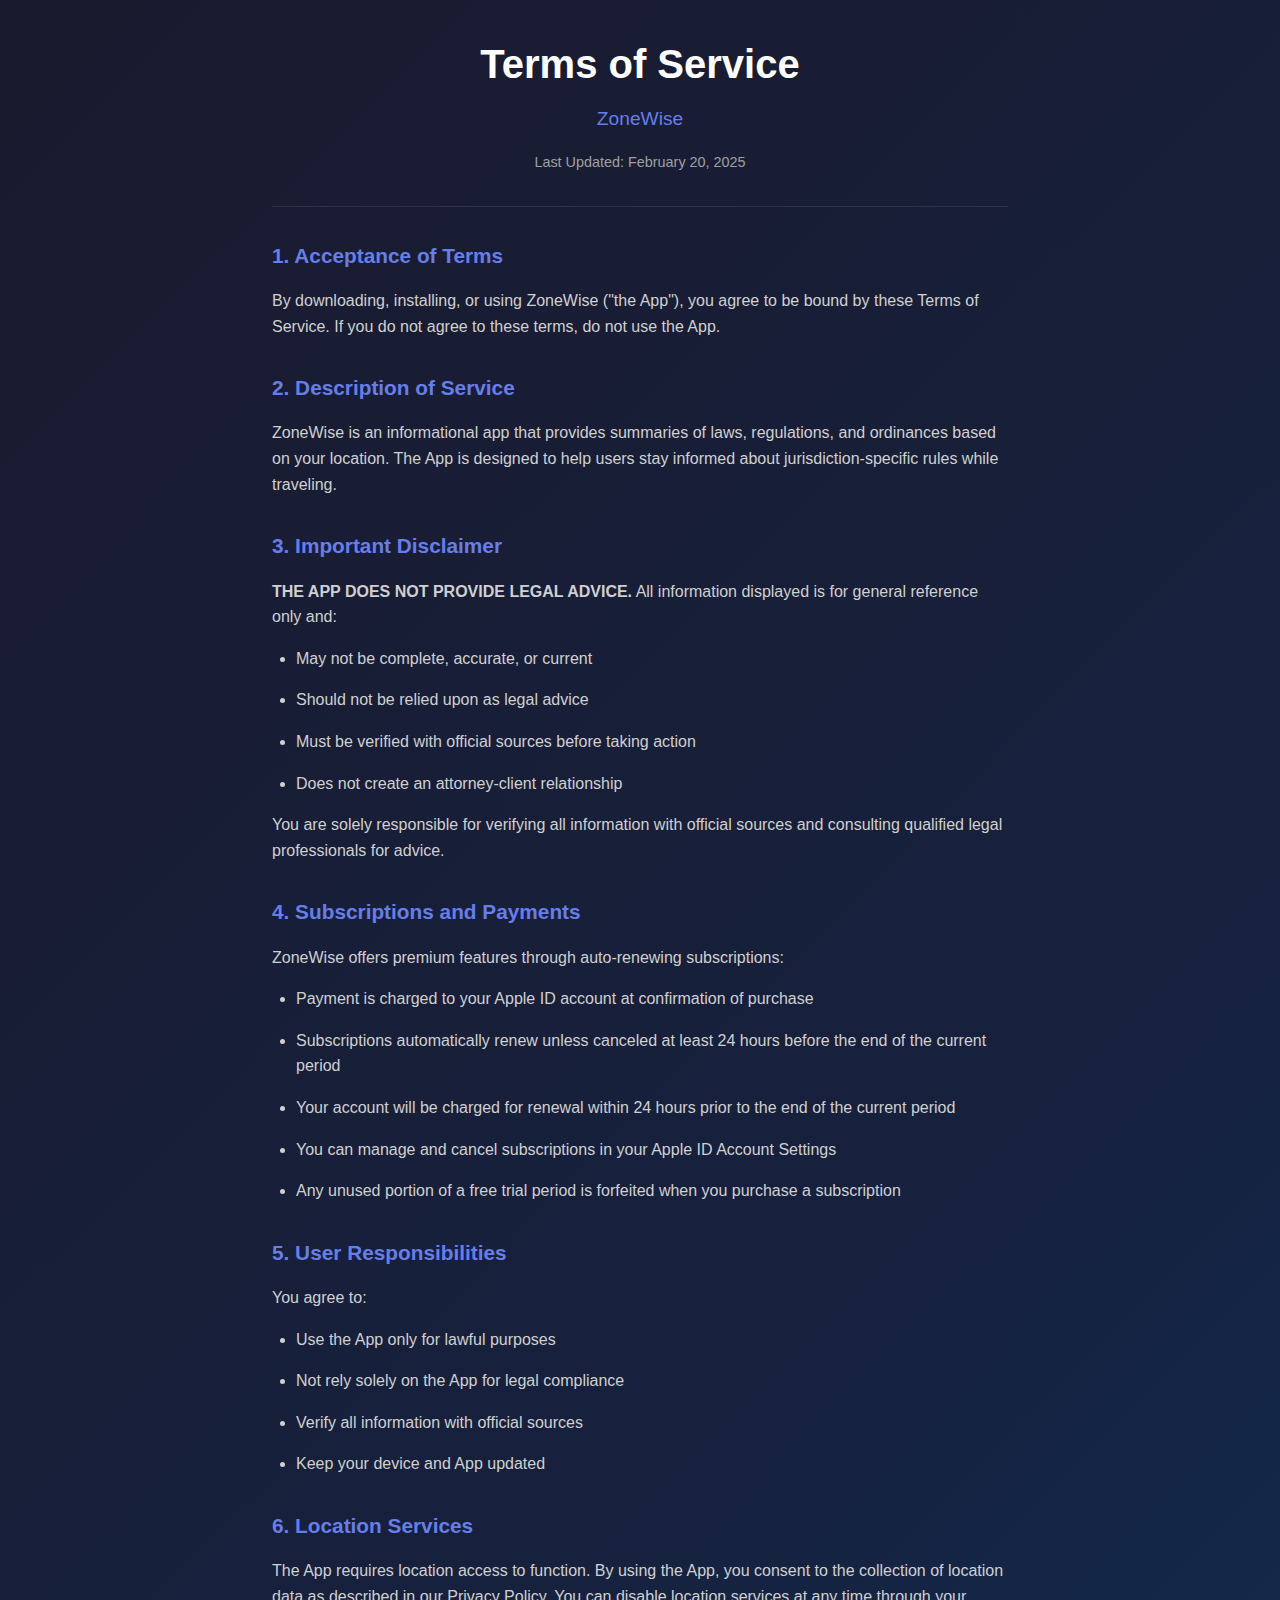
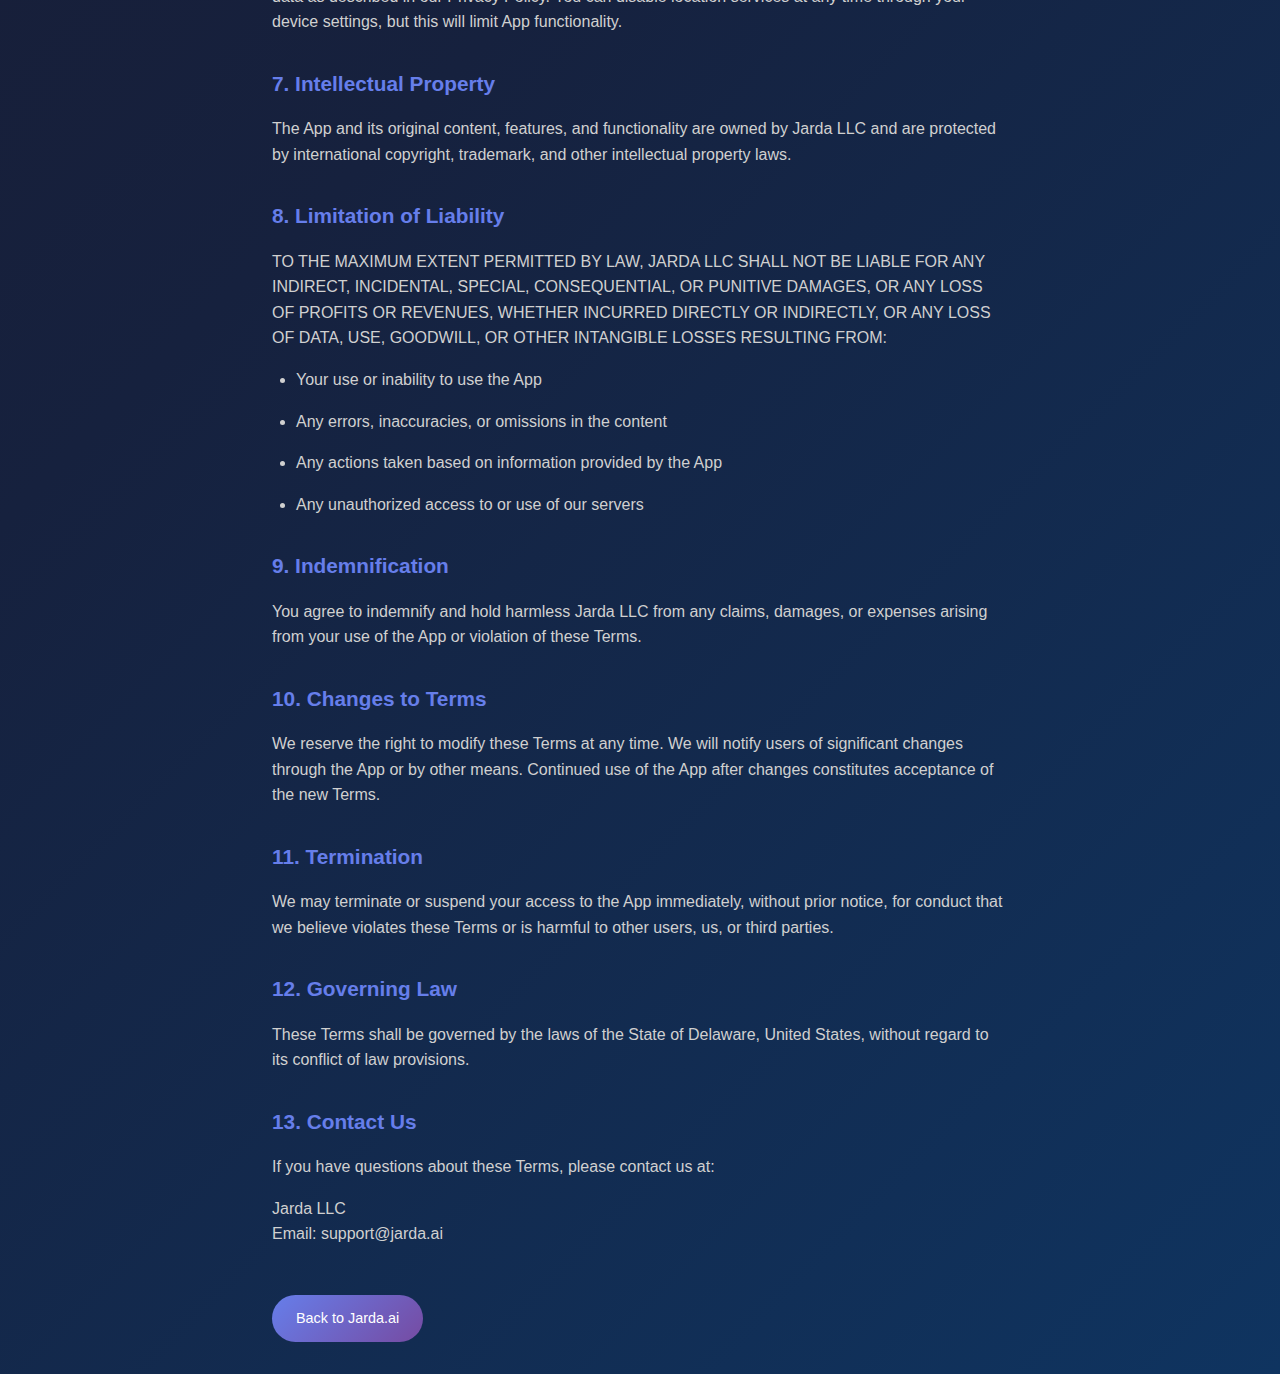
<file: zonewise/terms.html>
<!DOCTYPE html>
<html lang="en">
<head>
    <meta charset="UTF-8">
    <meta name="viewport" content="width=device-width, initial-scale=1.0">
    <title>Terms of Service - ZoneWise</title>
    <style>
        * {
            margin: 0;
            padding: 0;
            box-sizing: border-box;
        }
        body {
            font-family: -apple-system, BlinkMacSystemFont, 'Segoe UI', Roboto, Oxygen, Ubuntu, sans-serif;
            background: linear-gradient(135deg, #1a1a2e 0%, #16213e 50%, #0f3460 100%);
            min-height: 100vh;
            color: #ffffff;
            line-height: 1.6;
        }
        .container {
            max-width: 800px;
            margin: 0 auto;
            padding: 2rem;
        }
        header {
            text-align: center;
            margin-bottom: 2rem;
            padding-bottom: 1rem;
            border-bottom: 1px solid rgba(255,255,255,0.1);
        }
        h1 {
            font-size: 2.5rem;
            font-weight: 700;
            margin-bottom: 0.5rem;
        }
        .app-name {
            color: #667eea;
            font-size: 1.2rem;
        }
        .last-updated {
            color: #a0a0a0;
            font-size: 0.9rem;
        }
        h2 {
            font-size: 1.3rem;
            margin: 2rem 0 1rem 0;
            color: #667eea;
        }
        p, li {
            color: #d0d0d0;
            margin-bottom: 1rem;
        }
        ul {
            margin-left: 1.5rem;
            margin-bottom: 1rem;
        }
        a {
            color: #667eea;
        }
        .back-link {
            display: inline-block;
            margin-top: 2rem;
            padding: 0.75rem 1.5rem;
            background: linear-gradient(135deg, #667eea 0%, #764ba2 100%);
            color: #ffffff;
            text-decoration: none;
            border-radius: 50px;
            font-size: 0.9rem;
        }
        .back-link:hover {
            transform: translateY(-2px);
            box-shadow: 0 5px 20px rgba(102, 126, 234, 0.4);
        }
    </style>
</head>
<body>
    <div class="container">
        <header>
            <h1>Terms of Service</h1>
            <p class="app-name">ZoneWise</p>
            <p class="last-updated">Last Updated: February 20, 2025</p>
        </header>

        <main>
            <h2>1. Acceptance of Terms</h2>
            <p>By downloading, installing, or using ZoneWise ("the App"), you agree to be bound by these Terms of Service. If you do not agree to these terms, do not use the App.</p>

            <h2>2. Description of Service</h2>
            <p>ZoneWise is an informational app that provides summaries of laws, regulations, and ordinances based on your location. The App is designed to help users stay informed about jurisdiction-specific rules while traveling.</p>

            <h2>3. Important Disclaimer</h2>
            <p><strong>THE APP DOES NOT PROVIDE LEGAL ADVICE.</strong> All information displayed is for general reference only and:</p>
            <ul>
                <li>May not be complete, accurate, or current</li>
                <li>Should not be relied upon as legal advice</li>
                <li>Must be verified with official sources before taking action</li>
                <li>Does not create an attorney-client relationship</li>
            </ul>
            <p>You are solely responsible for verifying all information with official sources and consulting qualified legal professionals for advice.</p>

            <h2>4. Subscriptions and Payments</h2>
            <p>ZoneWise offers premium features through auto-renewing subscriptions:</p>
            <ul>
                <li>Payment is charged to your Apple ID account at confirmation of purchase</li>
                <li>Subscriptions automatically renew unless canceled at least 24 hours before the end of the current period</li>
                <li>Your account will be charged for renewal within 24 hours prior to the end of the current period</li>
                <li>You can manage and cancel subscriptions in your Apple ID Account Settings</li>
                <li>Any unused portion of a free trial period is forfeited when you purchase a subscription</li>
            </ul>

            <h2>5. User Responsibilities</h2>
            <p>You agree to:</p>
            <ul>
                <li>Use the App only for lawful purposes</li>
                <li>Not rely solely on the App for legal compliance</li>
                <li>Verify all information with official sources</li>
                <li>Keep your device and App updated</li>
            </ul>

            <h2>6. Location Services</h2>
            <p>The App requires location access to function. By using the App, you consent to the collection of location data as described in our Privacy Policy. You can disable location services at any time through your device settings, but this will limit App functionality.</p>

            <h2>7. Intellectual Property</h2>
            <p>The App and its original content, features, and functionality are owned by Jarda LLC and are protected by international copyright, trademark, and other intellectual property laws.</p>

            <h2>8. Limitation of Liability</h2>
            <p>TO THE MAXIMUM EXTENT PERMITTED BY LAW, JARDA LLC SHALL NOT BE LIABLE FOR ANY INDIRECT, INCIDENTAL, SPECIAL, CONSEQUENTIAL, OR PUNITIVE DAMAGES, OR ANY LOSS OF PROFITS OR REVENUES, WHETHER INCURRED DIRECTLY OR INDIRECTLY, OR ANY LOSS OF DATA, USE, GOODWILL, OR OTHER INTANGIBLE LOSSES RESULTING FROM:</p>
            <ul>
                <li>Your use or inability to use the App</li>
                <li>Any errors, inaccuracies, or omissions in the content</li>
                <li>Any actions taken based on information provided by the App</li>
                <li>Any unauthorized access to or use of our servers</li>
            </ul>

            <h2>9. Indemnification</h2>
            <p>You agree to indemnify and hold harmless Jarda LLC from any claims, damages, or expenses arising from your use of the App or violation of these Terms.</p>

            <h2>10. Changes to Terms</h2>
            <p>We reserve the right to modify these Terms at any time. We will notify users of significant changes through the App or by other means. Continued use of the App after changes constitutes acceptance of the new Terms.</p>

            <h2>11. Termination</h2>
            <p>We may terminate or suspend your access to the App immediately, without prior notice, for conduct that we believe violates these Terms or is harmful to other users, us, or third parties.</p>

            <h2>12. Governing Law</h2>
            <p>These Terms shall be governed by the laws of the State of Delaware, United States, without regard to its conflict of law provisions.</p>

            <h2>13. Contact Us</h2>
            <p>If you have questions about these Terms, please contact us at:</p>
            <p>Jarda LLC<br>
            Email: support@jarda.ai</p>

            <a href="https://jarda.ai" class="back-link">Back to Jarda.ai</a>
        </main>
    </div>
</body>
</html>
</file>
<file: styles.css>
* {
    margin: 0;
    padding: 0;
    box-sizing: border-box;
}

html {
    scroll-behavior: smooth;
}

body {
    font-family: -apple-system, BlinkMacSystemFont, 'Segoe UI', Roboto, Oxygen, Ubuntu, sans-serif;
    background: linear-gradient(135deg, #1a1a2e 0%, #16213e 50%, #0f3460 100%);
    min-height: 100vh;
    color: #ffffff;
    line-height: 1.6;
}

/* Navigation */
nav {
    position: fixed;
    top: 0;
    left: 0;
    right: 0;
    display: flex;
    justify-content: space-between;
    align-items: center;
    padding: 1.5rem 3rem;
    background: rgba(26, 26, 46, 0.9);
    backdrop-filter: blur(10px);
    z-index: 1000;
}

.nav-brand {
    font-size: 1.5rem;
    font-weight: 700;
    letter-spacing: 0.05em;
    text-transform: uppercase;
}

.nav-links {
    display: flex;
    gap: 2rem;
}

.nav-links a {
    color: #a0a0a0;
    text-decoration: none;
    font-weight: 500;
    transition: color 0.3s ease;
}

.nav-links a:hover {
    color: #ffffff;
}

/* Main content */
main {
    padding-top: 80px;
}

/* Hero section */
.hero {
    min-height: calc(100vh - 80px);
    display: flex;
    flex-direction: column;
    align-items: center;
    justify-content: center;
    text-align: center;
    padding: 2rem;
}

h1 {
    font-size: 4rem;
    font-weight: 700;
    letter-spacing: 0.1em;
    margin-bottom: 1rem;
    text-transform: uppercase;
}

.tagline {
    font-size: 1.5rem;
    font-weight: 300;
    color: #a0a0a0;
}

/* Section styles */
section {
    padding: 5rem 2rem;
    max-width: 900px;
    margin: 0 auto;
}

section h2 {
    font-size: 2rem;
    margin-bottom: 1.5rem;
    text-align: center;
    letter-spacing: 0.05em;
}

section p {
    color: #c0c0c0;
    text-align: center;
    font-size: 1.1rem;
}

/* About section */
.about {
    border-top: 1px solid rgba(255, 255, 255, 0.1);
}

/* Products section */
.products {
    border-top: 1px solid rgba(255, 255, 255, 0.1);
}

.product-grid {
    display: flex;
    justify-content: center;
    gap: 2rem;
    margin-top: 2rem;
    flex-wrap: wrap;
}

.product-card {
    display: block;
    padding: 2rem 3rem;
    background: linear-gradient(135deg, #667eea 0%, #764ba2 100%);
    color: #ffffff;
    text-decoration: none;
    border-radius: 12px;
    text-align: center;
    transition: transform 0.3s ease, box-shadow 0.3s ease;
}

.product-card:hover {
    transform: translateY(-5px);
    box-shadow: 0 15px 40px rgba(102, 126, 234, 0.4);
}

.product-card h3 {
    font-size: 1.5rem;
    margin-bottom: 0.5rem;
    font-weight: 600;
}

.product-card p {
    color: rgba(255, 255, 255, 0.85);
    font-size: 1rem;
}

/* Contact section */
.contact {
    border-top: 1px solid rgba(255, 255, 255, 0.1);
    text-align: center;
}

.contact-link {
    display: inline-block;
    margin-top: 1.5rem;
    padding: 1rem 2.5rem;
    background: linear-gradient(135deg, #667eea 0%, #764ba2 100%);
    color: #ffffff;
    text-decoration: none;
    font-size: 1.1rem;
    font-weight: 500;
    border-radius: 50px;
    transition: transform 0.3s ease, box-shadow 0.3s ease;
}

.contact-link:hover {
    transform: translateY(-3px);
    box-shadow: 0 10px 30px rgba(102, 126, 234, 0.4);
}

.contact p {
    margin-bottom: 0;
}

/* Footer */
footer {
    border-top: 1px solid rgba(255, 255, 255, 0.1);
    padding: 2rem;
    margin-top: 3rem;
}

.footer-content {
    max-width: 900px;
    margin: 0 auto;
    display: flex;
    justify-content: space-between;
    align-items: center;
    flex-wrap: wrap;
    gap: 1rem;
}

.footer-content p {
    color: #808080;
    font-size: 0.9rem;
}

.footer-links {
    display: flex;
    gap: 1.5rem;
}

.footer-links a {
    color: #808080;
    text-decoration: none;
    font-size: 0.9rem;
    transition: color 0.3s ease;
}

.footer-links a:hover {
    color: #ffffff;
}

/* Responsive */
@media (max-width: 600px) {
    nav {
        padding: 1rem 1.5rem;
    }

    .nav-links {
        gap: 1rem;
    }

    .nav-links a {
        font-size: 0.9rem;
    }

    h1 {
        font-size: 2.5rem;
    }

    .tagline {
        font-size: 1.2rem;
    }

    section {
        padding: 3rem 1.5rem;
    }

    section h2 {
        font-size: 1.5rem;
    }

    section p {
        font-size: 1rem;
    }

    .footer-content {
        flex-direction: column;
        text-align: center;
    }
}
</file>
